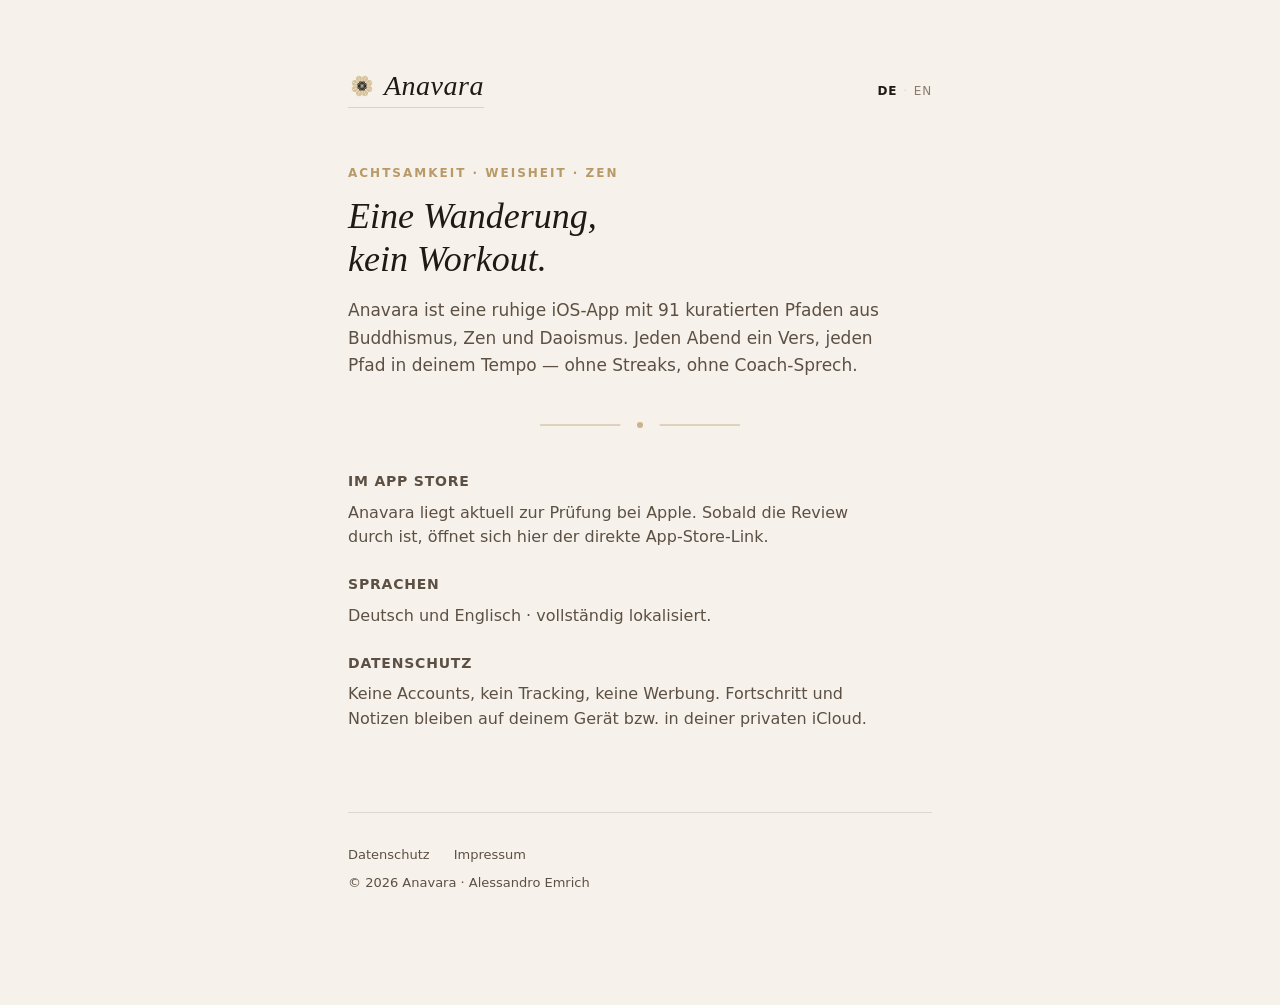
<file: index.html>
<!DOCTYPE html>
<html lang="de">
<head>
  <meta charset="UTF-8">
  <meta name="viewport" content="width=device-width, initial-scale=1, viewport-fit=cover">
  <meta name="robots" content="noindex,nofollow,noarchive">
  <title>Anavara</title>
  <meta name="theme-color" content="#F6F2EB">
  <link rel="stylesheet" href="style.css">
</head>
<body>
  <main class="page">

    <header>
      <a class="brand" href="/">
        <span class="brand-mark" aria-hidden="true"></span>
        <span class="brand-name">Anavara</span>
      </a>
      <nav class="lang-toggle" aria-label="Sprache wechseln">
        <span class="active">DE</span><span class="sep">·</span><a href="index-en.html">EN</a>
      </nav>
    </header>

    <section class="hero">
      <p class="eyebrow">Achtsamkeit · Weisheit · Zen</p>
      <h1>Eine Wanderung,<br>kein Workout.</h1>
      <p class="lede">
        Anavara ist eine ruhige iOS-App mit 91 kuratierten Pfaden aus
        Buddhismus, Zen und Daoismus. Jeden Abend ein Vers, jeden Pfad
        in deinem Tempo — ohne Streaks, ohne Coach-Sprech.
      </p>
    </section>

    <svg class="divider-knot" viewBox="0 0 200 20" aria-hidden="true">
      <line x1="0" y1="10" x2="80" y2="10"/>
      <circle cx="100" cy="10" r="3" fill="currentColor" stroke="none"/>
      <line x1="120" y1="10" x2="200" y2="10"/>
    </svg>

    <section class="meta-block">
      <h3>Im App Store</h3>
      <p>
        Anavara liegt aktuell zur Prüfung bei Apple. Sobald die Review
        durch ist, öffnet sich hier der direkte App-Store-Link.
      </p>

      <h3>Sprachen</h3>
      <p>Deutsch und Englisch · vollständig lokalisiert.</p>

      <h3>Datenschutz</h3>
      <p>
        Keine Accounts, kein Tracking, keine Werbung. Fortschritt und
        Notizen bleiben auf deinem Gerät bzw. in deiner privaten iCloud.
      </p>
    </section>

    <footer>
      <nav aria-label="Rechtliches">
        <a href="privacy.html">Datenschutz</a>
        <a href="impressum.html">Impressum</a>
      </nav>
      <p>© 2026 Anavara · Alessandro Emrich</p>
    </footer>

  </main>
</body>
</html>
</file>
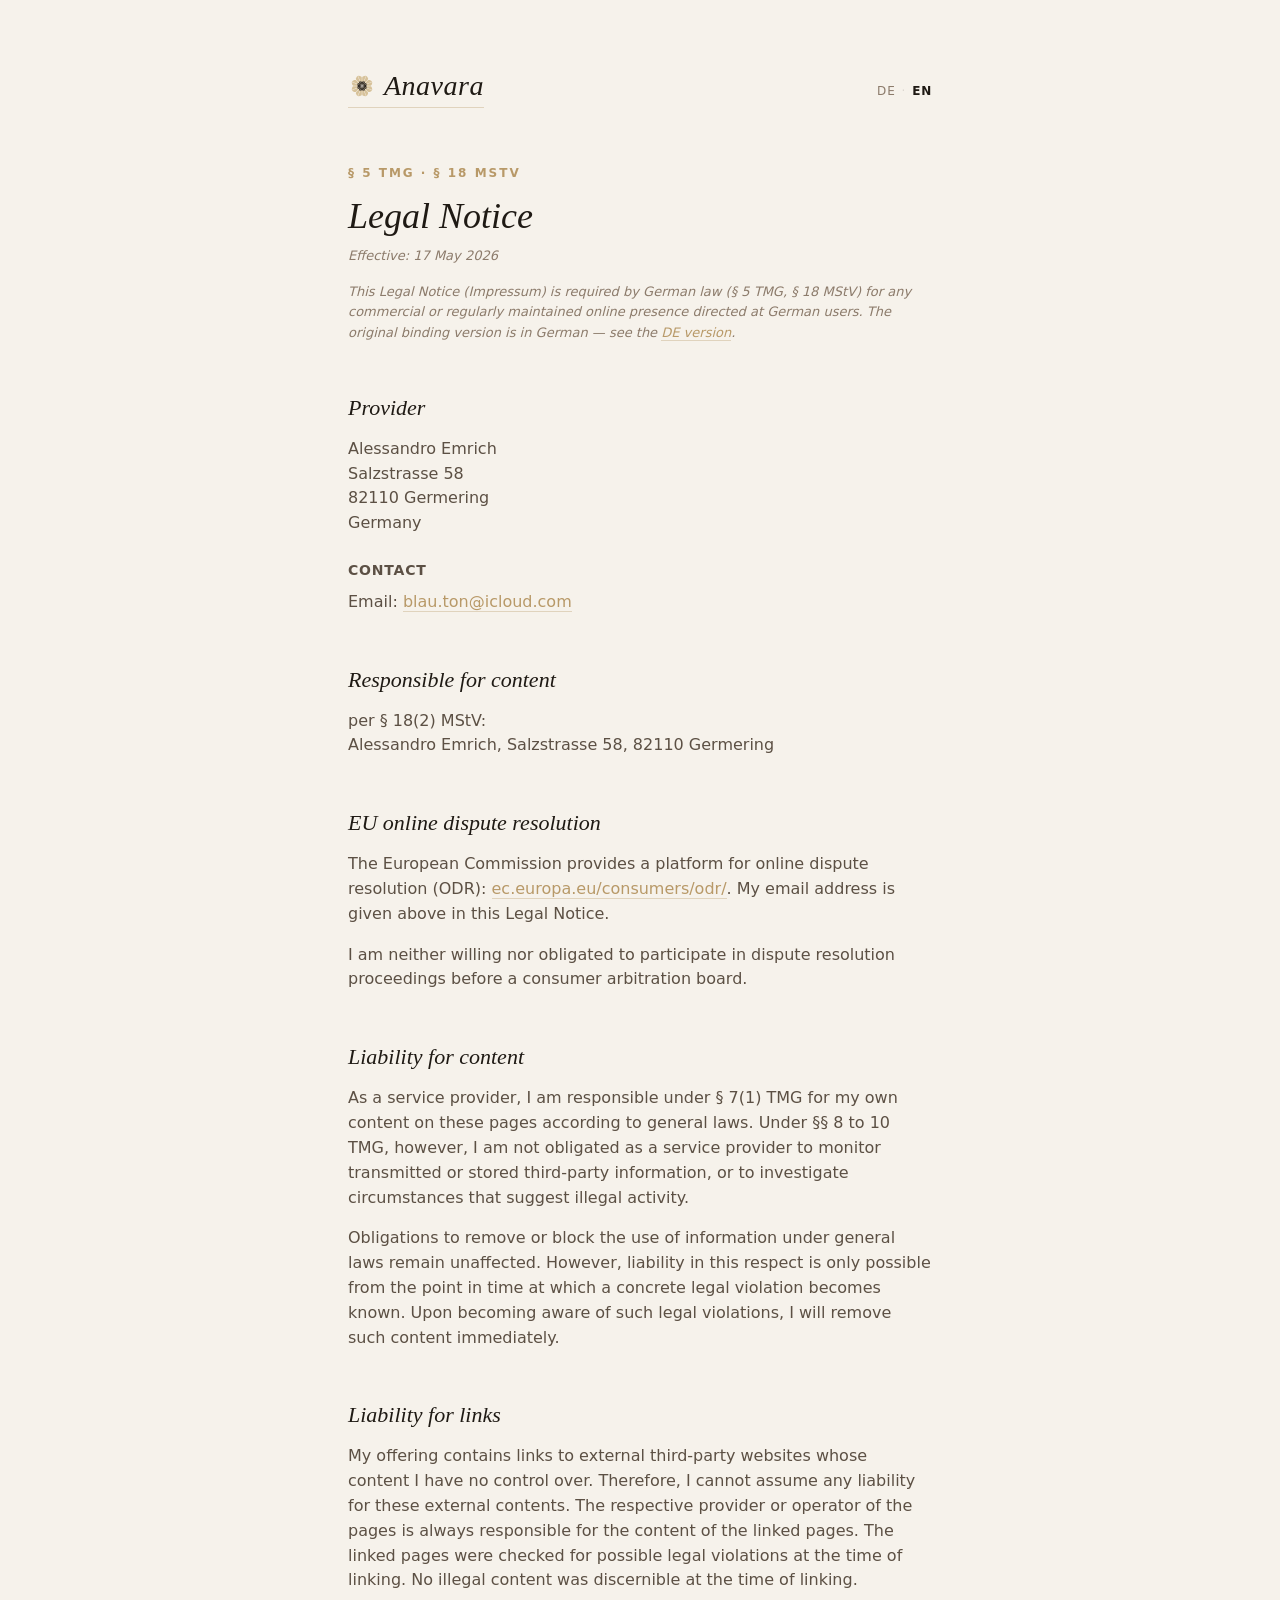
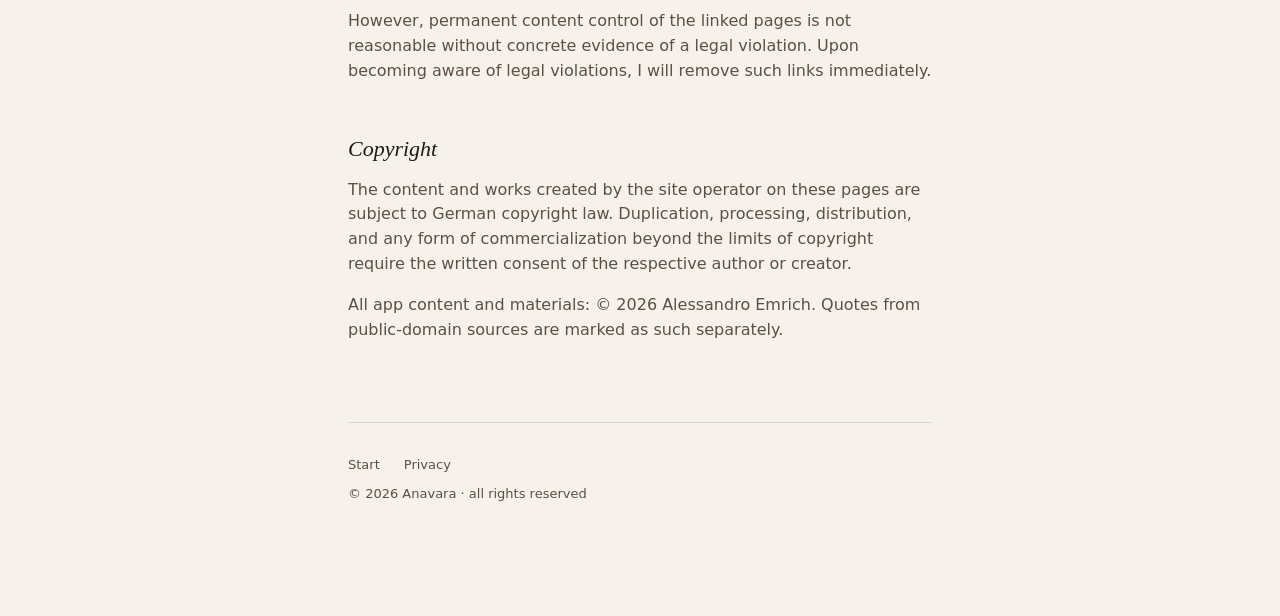
<file: impressum-en.html>
<!DOCTYPE html>
<html lang="en">
<head>
  <meta charset="UTF-8">
  <meta name="viewport" content="width=device-width, initial-scale=1, viewport-fit=cover">
  <meta name="robots" content="noindex,nofollow,noarchive">
  <title>Legal Notice · Anavara</title>
  <meta name="description" content="Legal Notice">
  <meta name="theme-color" content="#F6F2EB">
  <link rel="stylesheet" href="style.css">
</head>
<body>
  <main class="page">

    <header>
      <a class="brand" href="/">
        <span class="brand-mark" aria-hidden="true"></span>
        <span class="brand-name">Anavara</span>
      </a>
      <nav class="lang-toggle" aria-label="Switch language">
        <a href="impressum.html">DE</a><span class="sep">·</span><span class="active">EN</span>
      </nav>
    </header>

    <p class="eyebrow">§ 5 TMG · § 18 MStV</p>
    <h1>Legal Notice</h1>
    <p class="meta">Effective: 17 May 2026</p>

    <p class="meta">This Legal Notice (Impressum) is required by
    German law (§ 5 TMG, § 18 MStV) for any commercial or regularly
    maintained online presence directed at German users. The original
    binding version is in German — see the <a href="impressum.html">DE
    version</a>.</p>

    <h2>Provider</h2>
    <p>
      Alessandro Emrich<br>
      Salzstrasse 58<br>
      82110 Germering<br>
      Germany
    </p>

    <h3>Contact</h3>
    <p>
      Email: <a href="mailto:blau.ton@icloud.com">blau.ton@icloud.com</a>
    </p>

    <h2>Responsible for content</h2>
    <p>
      per § 18(2) MStV:<br>
      Alessandro Emrich, Salzstrasse 58, 82110 Germering
    </p>

    <h2>EU online dispute resolution</h2>
    <p>The European Commission provides a platform for online dispute
    resolution (ODR):
    <a href="https://ec.europa.eu/consumers/odr/" target="_blank" rel="noopener">ec.europa.eu/consumers/odr/</a>.
    My email address is given above in this Legal Notice.</p>

    <p>I am neither willing nor obligated to participate in dispute
    resolution proceedings before a consumer arbitration board.</p>

    <h2>Liability for content</h2>
    <p>As a service provider, I am responsible under § 7(1) TMG for
    my own content on these pages according to general laws. Under
    §§ 8 to 10 TMG, however, I am not obligated as a service provider
    to monitor transmitted or stored third-party information, or to
    investigate circumstances that suggest illegal activity.</p>

    <p>Obligations to remove or block the use of information under
    general laws remain unaffected. However, liability in this
    respect is only possible from the point in time at which a
    concrete legal violation becomes known. Upon becoming aware of
    such legal violations, I will remove such content immediately.</p>

    <h2>Liability for links</h2>
    <p>My offering contains links to external third-party websites
    whose content I have no control over. Therefore, I cannot assume
    any liability for these external contents. The respective provider
    or operator of the pages is always responsible for the content of
    the linked pages. The linked pages were checked for possible legal
    violations at the time of linking. No illegal content was
    discernible at the time of linking.</p>

    <p>However, permanent content control of the linked pages is not
    reasonable without concrete evidence of a legal violation. Upon
    becoming aware of legal violations, I will remove such links
    immediately.</p>

    <h2>Copyright</h2>
    <p>The content and works created by the site operator on these
    pages are subject to German copyright law. Duplication,
    processing, distribution, and any form of commercialization
    beyond the limits of copyright require the written consent of the
    respective author or creator.</p>

    <p>All app content and materials: © 2026 Alessandro Emrich. Quotes from public-domain sources are marked as such separately.</p>

    <footer>
      <nav>
        <a href="index-en.html">Start</a>
        <a href="privacy-en.html">Privacy</a>
      </nav>
      <p>© 2026 Anavara · all rights reserved</p>
    </footer>

  </main>
</body>
</html>
</file>
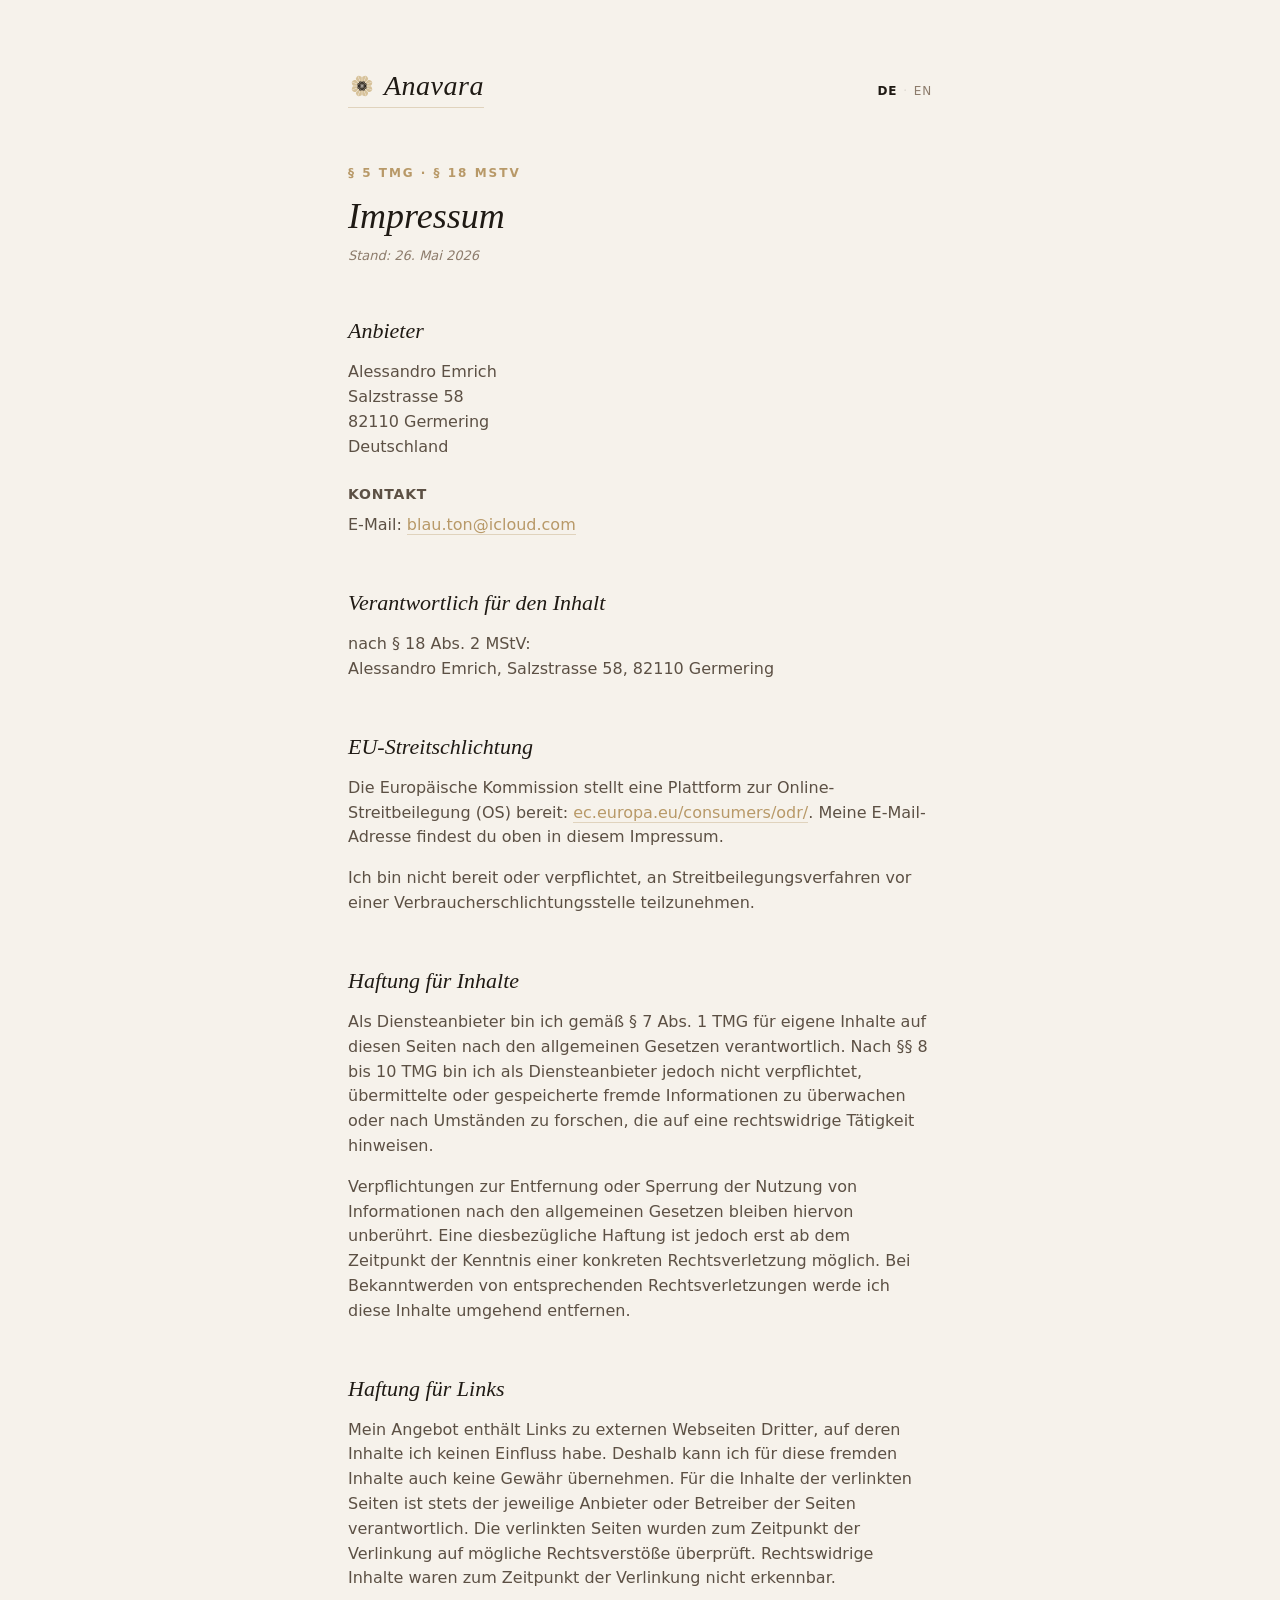
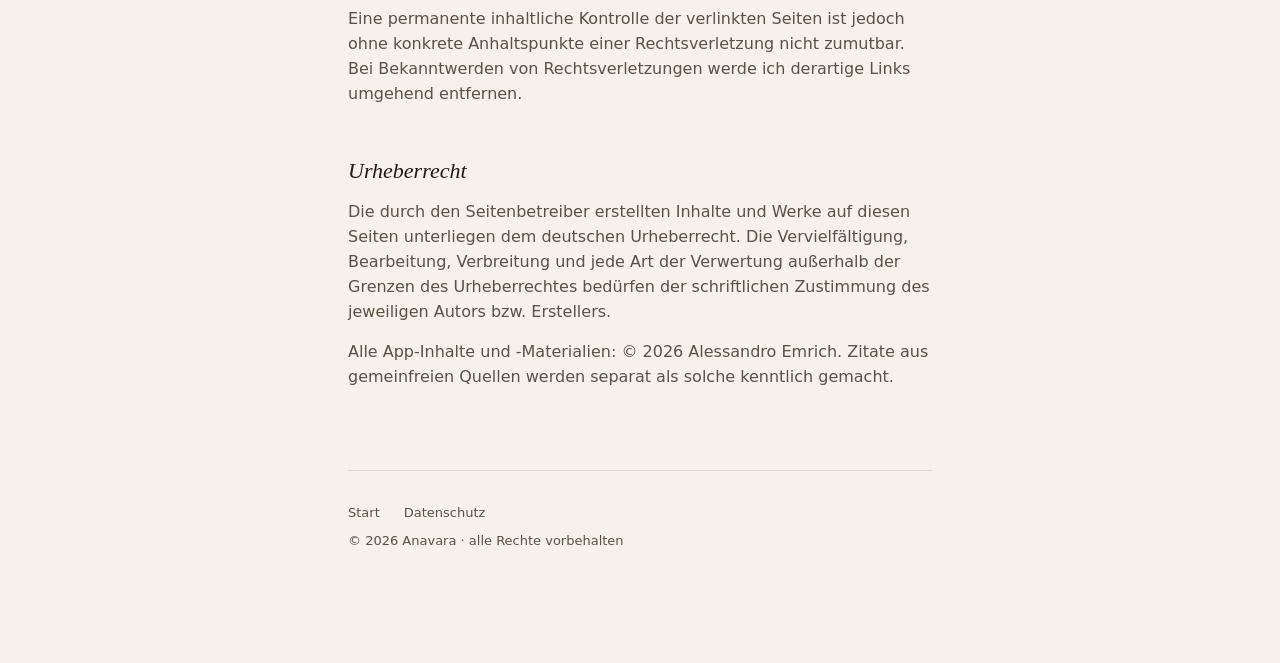
<file: impressum.html>
<!DOCTYPE html>
<html lang="de">
<head>
  <meta charset="UTF-8">
  <meta name="viewport" content="width=device-width, initial-scale=1, viewport-fit=cover">
  <meta name="robots" content="noindex,nofollow,noarchive">
  <title>Impressum · Anavara</title>
  <meta name="description" content="Impressum">
  <meta name="theme-color" content="#F6F2EB">
  <link rel="stylesheet" href="style.css">
</head>
<body>
  <main class="page">

    <header>
      <a class="brand" href="/">
        <span class="brand-mark" aria-hidden="true"></span>
        <span class="brand-name">Anavara</span>
      </a>
      <nav class="lang-toggle" aria-label="Sprache wechseln">
        <span class="active">DE</span><span class="sep">·</span><a href="impressum-en.html">EN</a>
      </nav>
    </header>

    <p class="eyebrow">§ 5 TMG · § 18 MStV</p>
    <h1>Impressum</h1>
    <p class="meta">Stand: 26. Mai 2026</p>

    <h2>Anbieter</h2>
    <p>
      Alessandro Emrich<br>
      Salzstrasse 58<br>
      82110 Germering<br>
      Deutschland
    </p>

    <h3>Kontakt</h3>
    <p>
      E-Mail: <a href="mailto:blau.ton@icloud.com">blau.ton@icloud.com</a><br>
      <!-- Telefon ist bei Privatpersonen nicht zwingend; wenn doch
           gewünscht, einfach Zeile drunter eintragen. -->
    </p>

    <h2>Verantwortlich für den Inhalt</h2>
    <p>
      nach § 18 Abs. 2 MStV:<br>
      Alessandro Emrich, Salzstrasse 58, 82110 Germering
    </p>

    <h2>EU-Streitschlichtung</h2>
    <p>Die Europäische Kommission stellt eine Plattform zur
    Online-Streitbeilegung (OS) bereit:
    <a href="https://ec.europa.eu/consumers/odr/" target="_blank" rel="noopener">ec.europa.eu/consumers/odr/</a>.
    Meine E-Mail-Adresse findest du oben in diesem Impressum.</p>

    <p>Ich bin nicht bereit oder verpflichtet, an Streitbeilegungs­verfahren
    vor einer Verbraucher­schlichtungsstelle teilzunehmen.</p>

    <h2>Haftung für Inhalte</h2>
    <p>Als Diensteanbieter bin ich gemäß § 7 Abs. 1 TMG für eigene Inhalte
    auf diesen Seiten nach den allgemeinen Gesetzen verantwortlich.
    Nach §§ 8 bis 10 TMG bin ich als Diensteanbieter jedoch nicht
    verpflichtet, übermittelte oder gespeicherte fremde Informationen zu
    überwachen oder nach Umständen zu forschen, die auf eine rechts­widrige
    Tätigkeit hinweisen.</p>

    <p>Verpflichtungen zur Entfernung oder Sperrung der Nutzung von
    Informationen nach den allgemeinen Gesetzen bleiben hiervon
    unberührt. Eine diesbezügliche Haftung ist jedoch erst ab dem Zeitpunkt
    der Kenntnis einer konkreten Rechts­verletzung möglich. Bei
    Bekanntwerden von entsprechenden Rechts­verletzungen werde ich diese
    Inhalte umgehend entfernen.</p>

    <h2>Haftung für Links</h2>
    <p>Mein Angebot enthält Links zu externen Webseiten Dritter, auf
    deren Inhalte ich keinen Einfluss habe. Deshalb kann ich für diese
    fremden Inhalte auch keine Gewähr übernehmen. Für die Inhalte der
    verlinkten Seiten ist stets der jeweilige Anbieter oder Betreiber
    der Seiten verantwortlich. Die verlinkten Seiten wurden zum
    Zeitpunkt der Verlinkung auf mögliche Rechts­verstöße überprüft.
    Rechtswidrige Inhalte waren zum Zeitpunkt der Verlinkung nicht
    erkennbar.</p>

    <p>Eine permanente inhaltliche Kontrolle der verlinkten Seiten ist
    jedoch ohne konkrete Anhaltspunkte einer Rechts­verletzung nicht
    zumutbar. Bei Bekanntwerden von Rechts­verletzungen werde ich
    derartige Links umgehend entfernen.</p>

    <h2>Urheberrecht</h2>
    <p>Die durch den Seiten­betreiber erstellten Inhalte und Werke auf
    diesen Seiten unterliegen dem deutschen Urheberrecht. Die
    Vervielfältigung, Bearbeitung, Verbreitung und jede Art der
    Verwertung außerhalb der Grenzen des Urheberrechtes bedürfen der
    schriftlichen Zustimmung des jeweiligen Autors bzw. Erstellers.</p>

    <p>Alle App-Inhalte und -Materialien: © 2026 Alessandro Emrich. Zitate aus gemeinfreien Quellen werden separat als solche kenntlich gemacht.</p>

    <footer>
      <nav>
        <a href="/">Start</a>
        <a href="privacy.html">Datenschutz</a>
      </nav>
      <p>© 2026 Anavara · alle Rechte vorbehalten</p>
    </footer>

  </main>
</body>
</html>
</file>
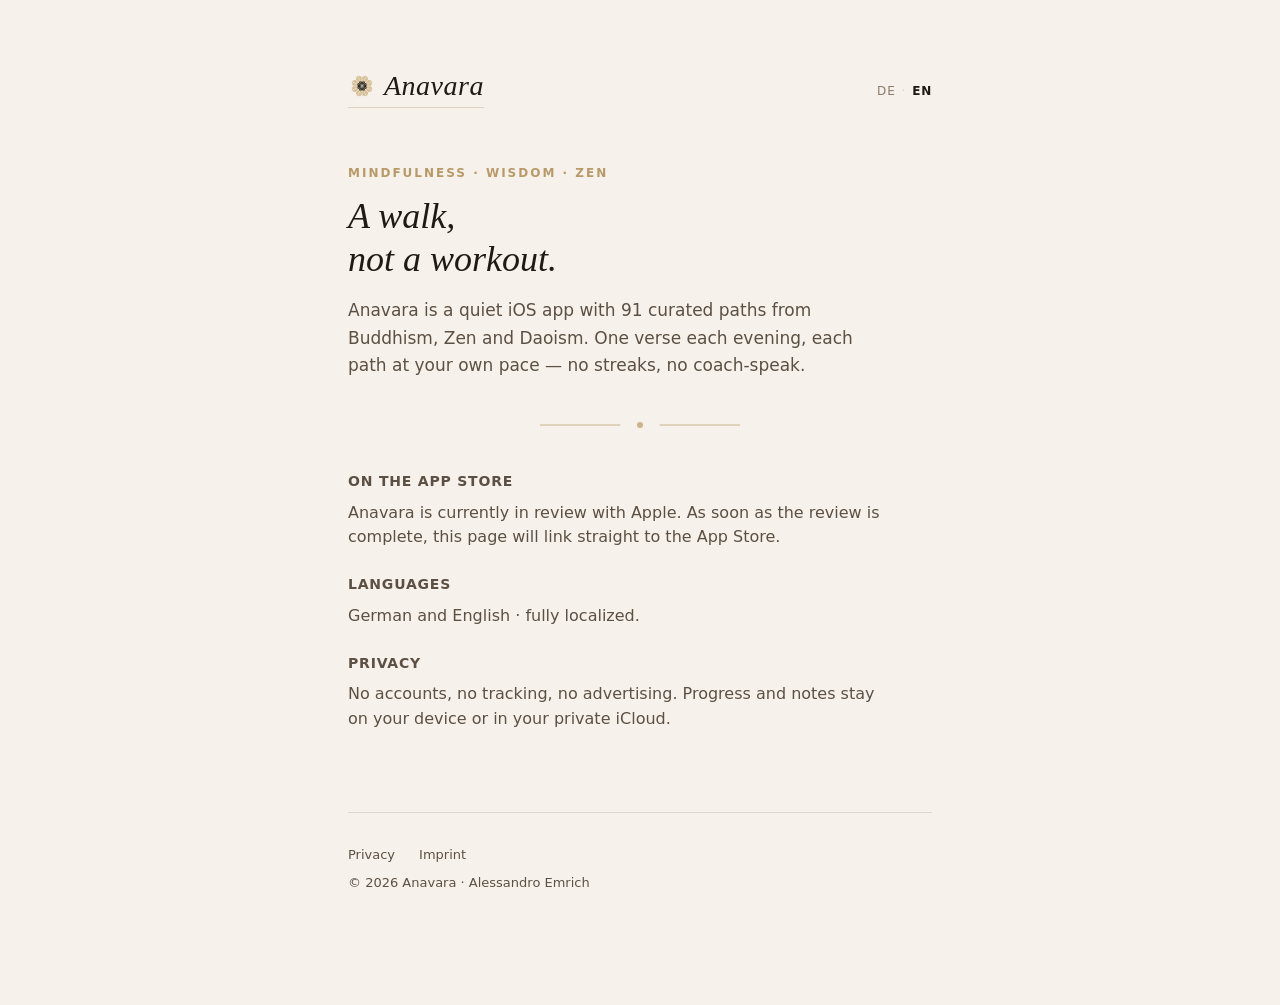
<file: index-en.html>
<!DOCTYPE html>
<html lang="en">
<head>
  <meta charset="UTF-8">
  <meta name="viewport" content="width=device-width, initial-scale=1, viewport-fit=cover">
  <meta name="robots" content="noindex,nofollow,noarchive">
  <title>Anavara</title>
  <meta name="theme-color" content="#F6F2EB">
  <link rel="stylesheet" href="style.css">
</head>
<body>
  <main class="page">

    <header>
      <a class="brand" href="/">
        <span class="brand-mark" aria-hidden="true"></span>
        <span class="brand-name">Anavara</span>
      </a>
      <nav class="lang-toggle" aria-label="Switch language">
        <a href="index.html">DE</a><span class="sep">·</span><span class="active">EN</span>
      </nav>
    </header>

    <section class="hero">
      <p class="eyebrow">Mindfulness · Wisdom · Zen</p>
      <h1>A walk,<br>not a workout.</h1>
      <p class="lede">
        Anavara is a quiet iOS app with 91 curated paths from Buddhism,
        Zen and Daoism. One verse each evening, each path at your own
        pace — no streaks, no coach-speak.
      </p>
    </section>

    <svg class="divider-knot" viewBox="0 0 200 20" aria-hidden="true">
      <line x1="0" y1="10" x2="80" y2="10"/>
      <circle cx="100" cy="10" r="3" fill="currentColor" stroke="none"/>
      <line x1="120" y1="10" x2="200" y2="10"/>
    </svg>

    <section class="meta-block">
      <h3>On the App Store</h3>
      <p>
        Anavara is currently in review with Apple. As soon as the
        review is complete, this page will link straight to the
        App Store.
      </p>

      <h3>Languages</h3>
      <p>German and English · fully localized.</p>

      <h3>Privacy</h3>
      <p>
        No accounts, no tracking, no advertising. Progress and notes
        stay on your device or in your private iCloud.
      </p>
    </section>

    <footer>
      <nav aria-label="Legal">
        <a href="privacy-en.html">Privacy</a>
        <a href="impressum-en.html">Imprint</a>
      </nav>
      <p>© 2026 Anavara · Alessandro Emrich</p>
    </footer>

  </main>
</body>
</html>
</file>
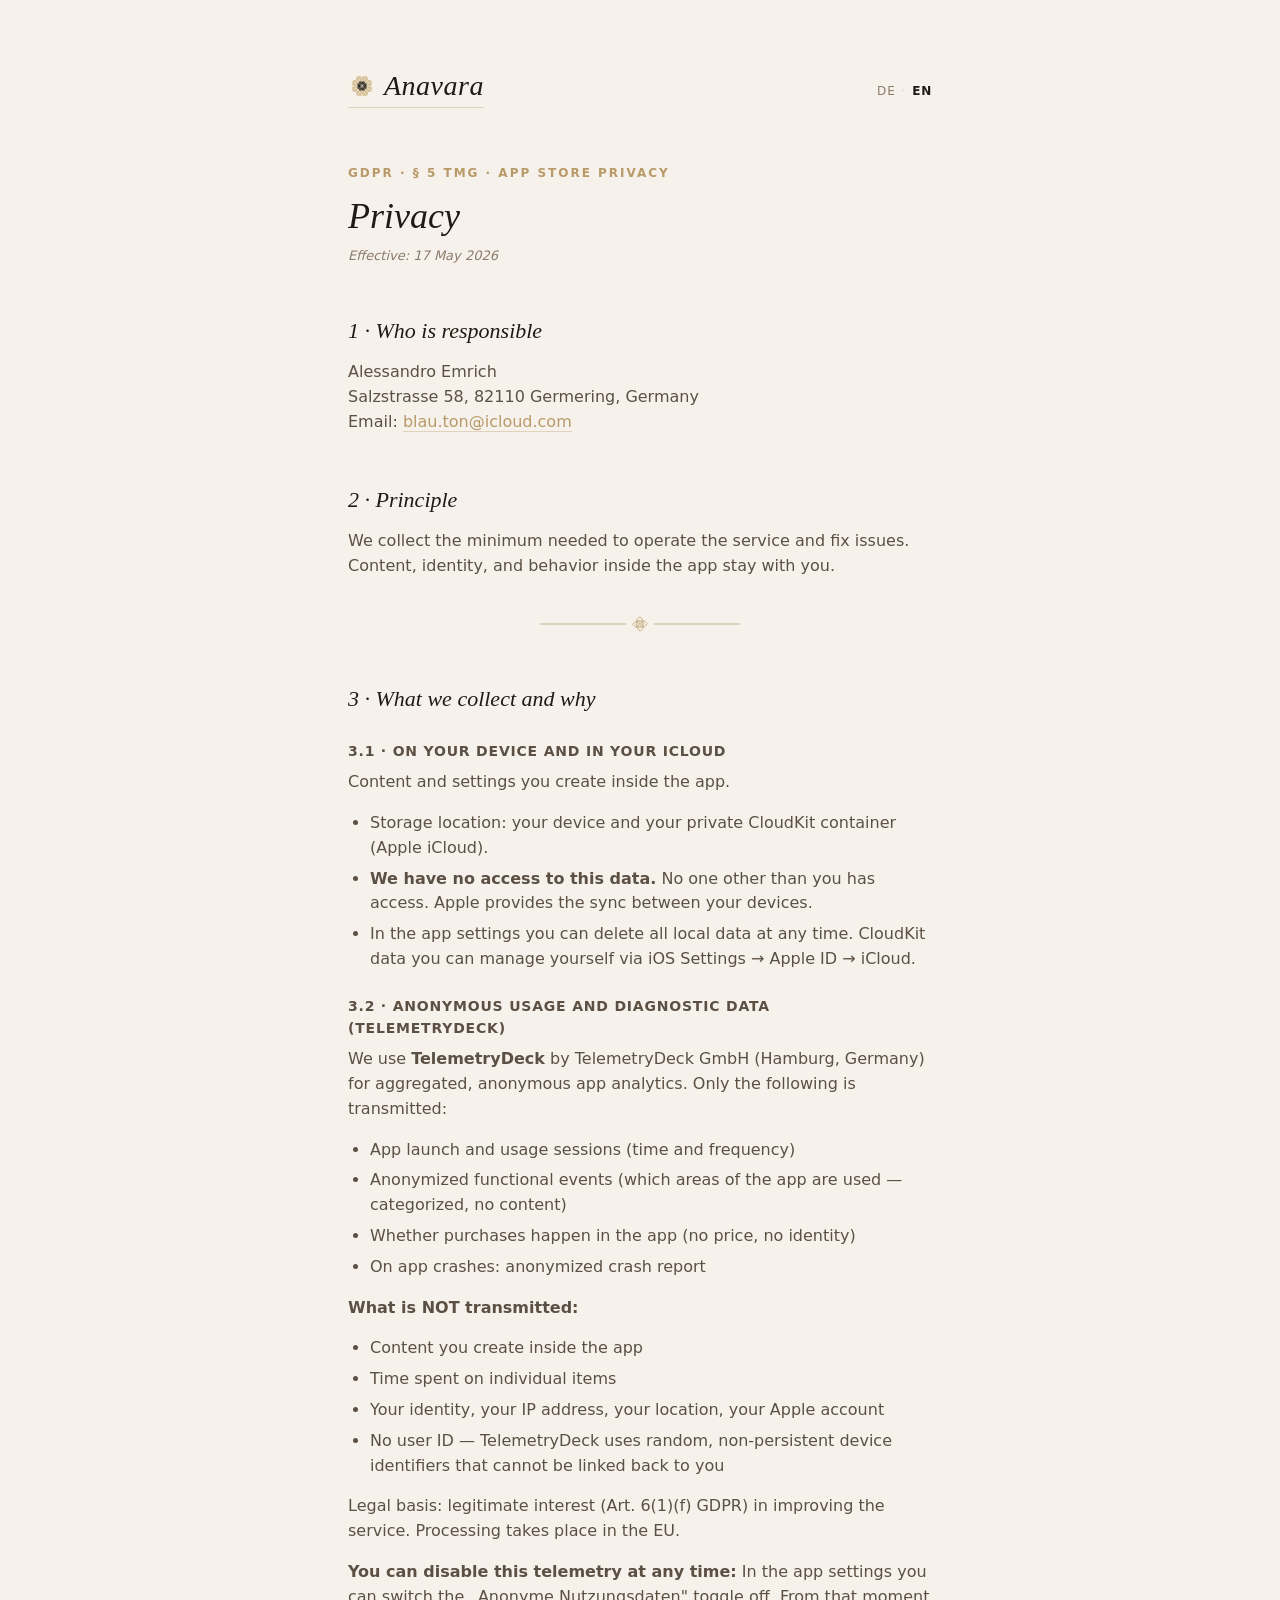
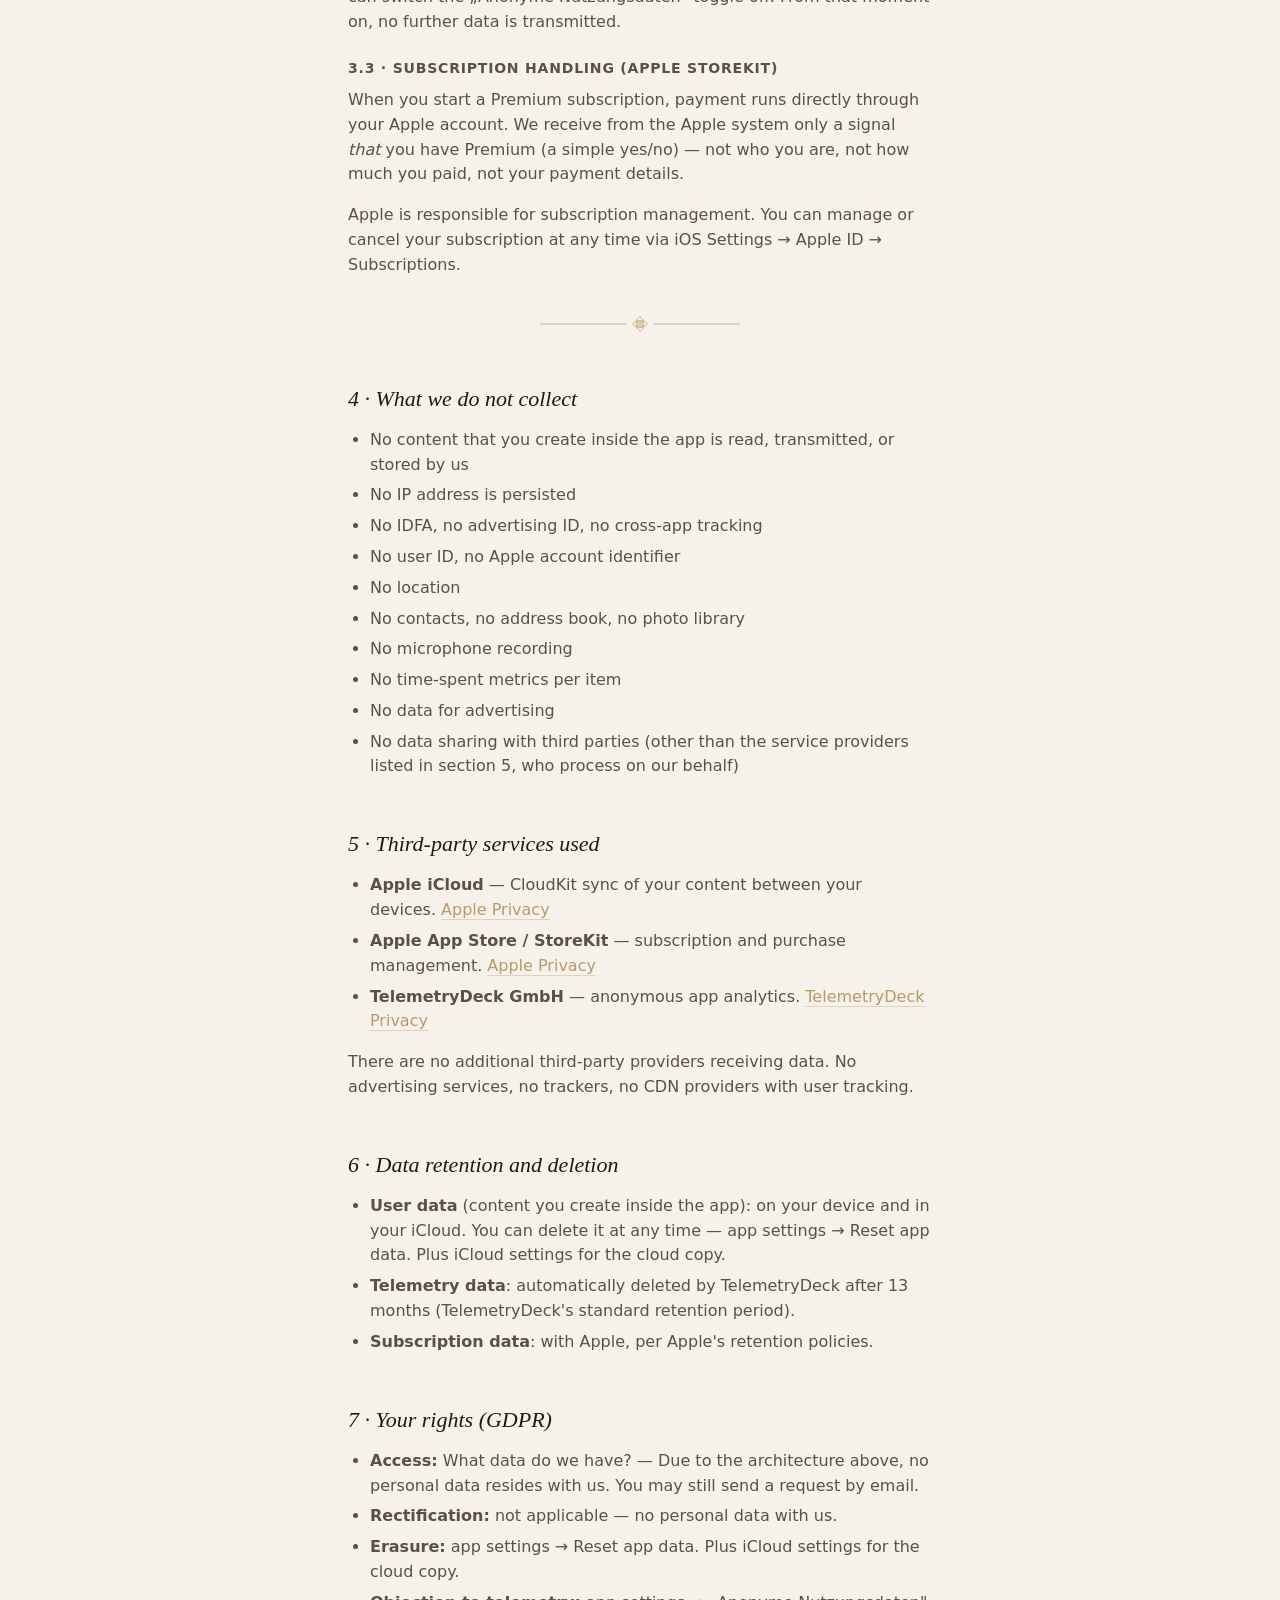
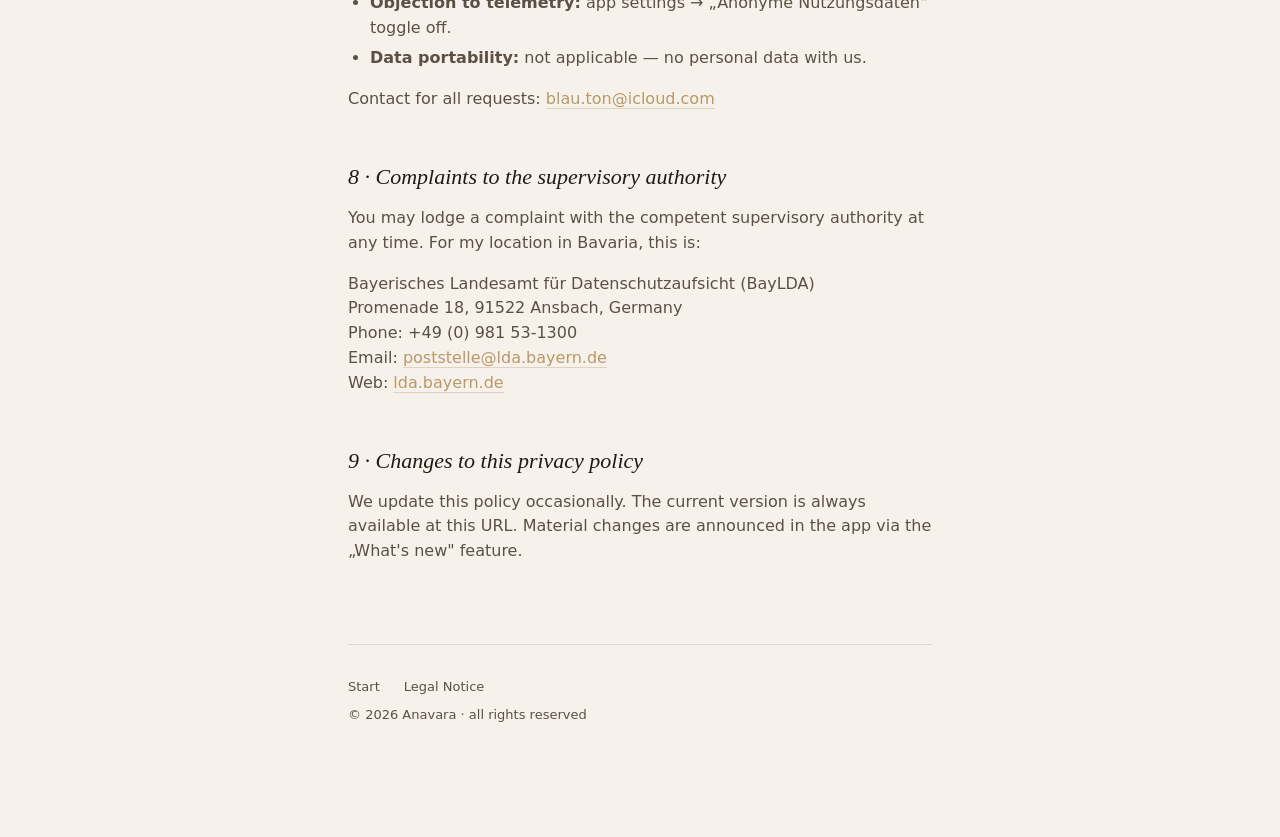
<file: privacy-en.html>
<!DOCTYPE html>
<html lang="en">
<head>
  <meta charset="UTF-8">
  <meta name="viewport" content="width=device-width, initial-scale=1, viewport-fit=cover">
  <meta name="robots" content="noindex,nofollow,noarchive">
  <title>Privacy · Anavara</title>
  <meta name="description" content="Privacy">
  <meta name="theme-color" content="#F6F2EB">
  <link rel="stylesheet" href="style.css">
</head>
<body>
  <main class="page">

    <header>
      <a class="brand" href="/">
        <span class="brand-mark" aria-hidden="true"></span>
        <span class="brand-name">Anavara</span>
      </a>
      <nav class="lang-toggle" aria-label="Switch language">
        <a href="privacy.html">DE</a><span class="sep">·</span><span class="active">EN</span>
      </nav>
    </header>

    <p class="eyebrow">GDPR · § 5 TMG · App Store Privacy</p>
    <h1>Privacy</h1>
    <p class="meta">Effective: 17 May 2026</p>
    <h2>1 · Who is responsible</h2>
    <p>
      Alessandro Emrich<br>
      Salzstrasse 58, 82110 Germering, Germany<br>
      Email: <a href="mailto:blau.ton@icloud.com">blau.ton@icloud.com</a>
    </p>

    <h2>2 · Principle</h2>
    <p>We collect the minimum needed to operate the service and fix
    issues. Content, identity, and behavior inside the app stay with you.</p>

    <svg class="divider-knot" viewBox="0 0 200 20" xmlns="http://www.w3.org/2000/svg" aria-hidden="true"><line x1="0" y1="10" x2="86" y2="10"/><g class="knot" transform="translate(100,10) scale(0.32)"><path d="M0 -22 L10 -12 L0 -2 L-10 -12 Z"/><path d="M22 0 L12 10 L2 0 L12 -10 Z"/><path d="M0 22 L-10 12 L0 2 L10 12 Z"/><path d="M-22 0 L-12 -10 L-2 0 L-12 10 Z"/><path d="M-10 -10 L10 -10 L10 10 L-10 10 Z"/><path d="M-12 0 L0 -12 L12 0 L0 12 Z"/></g><line x1="114" y1="10" x2="200" y2="10"/></svg>

    <h2>3 · What we collect and why</h2>

    <h3>3.1 · On your device and in your iCloud</h3>
    <p>Content and settings you create inside the app.</p>
    <ul>
      <li>Storage location: your device and your private CloudKit
      container (Apple iCloud).</li>
      <li><strong>We have no access to this data.</strong> No one other
      than you has access. Apple provides the sync between your devices.</li>
      <li>In the app settings you can delete all local data at any
      time. CloudKit data you can manage yourself via iOS Settings →
      Apple ID → iCloud.</li>
    </ul>

    <h3>3.2 · Anonymous usage and diagnostic data (TelemetryDeck)</h3>
    <p>We use <strong>TelemetryDeck</strong> by TelemetryDeck GmbH
    (Hamburg, Germany) for aggregated, anonymous app analytics. Only
    the following is transmitted:</p>
    <ul>
      <li>App launch and usage sessions (time and frequency)</li>
      <li>Anonymized functional events (which areas of the app are
      used — categorized, no content)</li>
      <li>Whether purchases happen in the app (no price, no identity)</li>
      <li>On app crashes: anonymized crash report</li>
    </ul>

    <p><strong>What is NOT transmitted:</strong></p>
    <ul>
      <li>Content you create inside the app</li>
      <li>Time spent on individual items</li>
      <li>Your identity, your IP address, your location, your Apple
      account</li>
      <li>No user ID — TelemetryDeck uses random, non-persistent
      device identifiers that cannot be linked back to you</li>
    </ul>

    <p>Legal basis: legitimate interest (Art. 6(1)(f) GDPR) in
    improving the service. Processing takes place in the EU.</p>

    <p><strong>You can disable this telemetry at any time:</strong>
    In the app settings you can switch the „Anonyme Nutzungsdaten"
    toggle off. From that moment on, no further data is transmitted.</p>

    <h3>3.3 · Subscription handling (Apple StoreKit)</h3>
    <p>When you start a Premium subscription, payment runs directly
    through your Apple account. We receive from the Apple system only
    a signal <em>that</em> you have Premium (a simple yes/no) — not
    who you are, not how much you paid, not your payment details.</p>

    <p>Apple is responsible for subscription management. You can
    manage or cancel your subscription at any time via iOS Settings →
    Apple ID → Subscriptions.</p>

    <svg class="divider-knot" viewBox="0 0 200 20" xmlns="http://www.w3.org/2000/svg" aria-hidden="true"><line x1="0" y1="10" x2="86" y2="10"/><g class="knot" transform="translate(100,10) scale(0.32)"><path d="M0 -22 L10 -12 L0 -2 L-10 -12 Z"/><path d="M22 0 L12 10 L2 0 L12 -10 Z"/><path d="M0 22 L-10 12 L0 2 L10 12 Z"/><path d="M-22 0 L-12 -10 L-2 0 L-12 10 Z"/><path d="M-10 -10 L10 -10 L10 10 L-10 10 Z"/><path d="M-12 0 L0 -12 L12 0 L0 12 Z"/></g><line x1="114" y1="10" x2="200" y2="10"/></svg>

    <h2>4 · What we do not collect</h2>
    <ul>
      <li>No content that you create inside the app is read,
      transmitted, or stored by us</li>
      <li>No IP address is persisted</li>
      <li>No IDFA, no advertising ID, no cross-app tracking</li>
      <li>No user ID, no Apple account identifier</li>
      <li>No location</li>
      <li>No contacts, no address book, no photo library</li>
      <li>No microphone recording</li>
      <li>No time-spent metrics per item</li>
      <li>No data for advertising</li>
      <li>No data sharing with third parties (other than the service
      providers listed in section 5, who process on our behalf)</li>
    </ul>

    <h2>5 · Third-party services used</h2>
    <ul>
      <li><strong>Apple iCloud</strong> — CloudKit sync of your content
      between your devices.
      <a href="https://www.apple.com/legal/privacy/en-ww/" target="_blank" rel="noopener">Apple Privacy</a></li>
      <li><strong>Apple App Store / StoreKit</strong> — subscription
      and purchase management.
      <a href="https://www.apple.com/legal/privacy/en-ww/" target="_blank" rel="noopener">Apple Privacy</a></li>
      <li><strong>TelemetryDeck GmbH</strong> — anonymous app analytics.
      <a href="https://telemetrydeck.com/privacy/" target="_blank" rel="noopener">TelemetryDeck Privacy</a></li>
    </ul>
    <p>There are no additional third-party providers receiving data.
    No advertising services, no trackers, no CDN providers with user
    tracking.</p>

    <h2>6 · Data retention and deletion</h2>
    <ul>
      <li><strong>User data</strong> (content you create inside the
      app): on your device and in your iCloud. You can delete it at
      any time — app settings → Reset app data. Plus iCloud settings
      for the cloud copy.</li>
      <li><strong>Telemetry data</strong>: automatically deleted by
      TelemetryDeck after 13 months (TelemetryDeck's standard
      retention period).</li>
      <li><strong>Subscription data</strong>: with Apple, per Apple's
      retention policies.</li>
    </ul>

    <h2>7 · Your rights (GDPR)</h2>
    <ul>
      <li><strong>Access:</strong> What data do we have? — Due to the
      architecture above, no personal data resides with us. You may
      still send a request by email.</li>
      <li><strong>Rectification:</strong> not applicable — no personal
      data with us.</li>
      <li><strong>Erasure:</strong> app settings → Reset app data.
      Plus iCloud settings for the cloud copy.</li>
      <li><strong>Objection to telemetry:</strong> app settings →
      „Anonyme Nutzungsdaten" toggle off.</li>
      <li><strong>Data portability:</strong> not applicable — no
      personal data with us.</li>
    </ul>

    <p>Contact for all requests:
    <a href="mailto:blau.ton@icloud.com">blau.ton@icloud.com</a></p>

    <h2>8 · Complaints to the supervisory authority</h2>
    <p>You may lodge a complaint with the competent supervisory
    authority at any time. For my location in Bavaria, this is:</p>
    <p>
      Bayerisches Landesamt für Datenschutzaufsicht (BayLDA)<br>
      Promenade 18, 91522 Ansbach, Germany<br>
      Phone: +49 (0) 981 53-1300<br>
      Email: <a href="mailto:poststelle@lda.bayern.de">poststelle@lda.bayern.de</a><br>
      Web: <a href="https://www.lda.bayern.de" target="_blank" rel="noopener">lda.bayern.de</a>
    </p>

    <h2>9 · Changes to this privacy policy</h2>
    <p>We update this policy occasionally. The current version is
    always available at this URL. Material changes are announced in
    the app via the „What's new" feature.</p>

    <footer>
      <nav>
        <a href="index-en.html">Start</a>
        <a href="impressum-en.html">Legal Notice</a>
      </nav>
      <p>© 2026 Anavara · all rights reserved</p>
    </footer>

  </main>
</body>
</html>
</file>
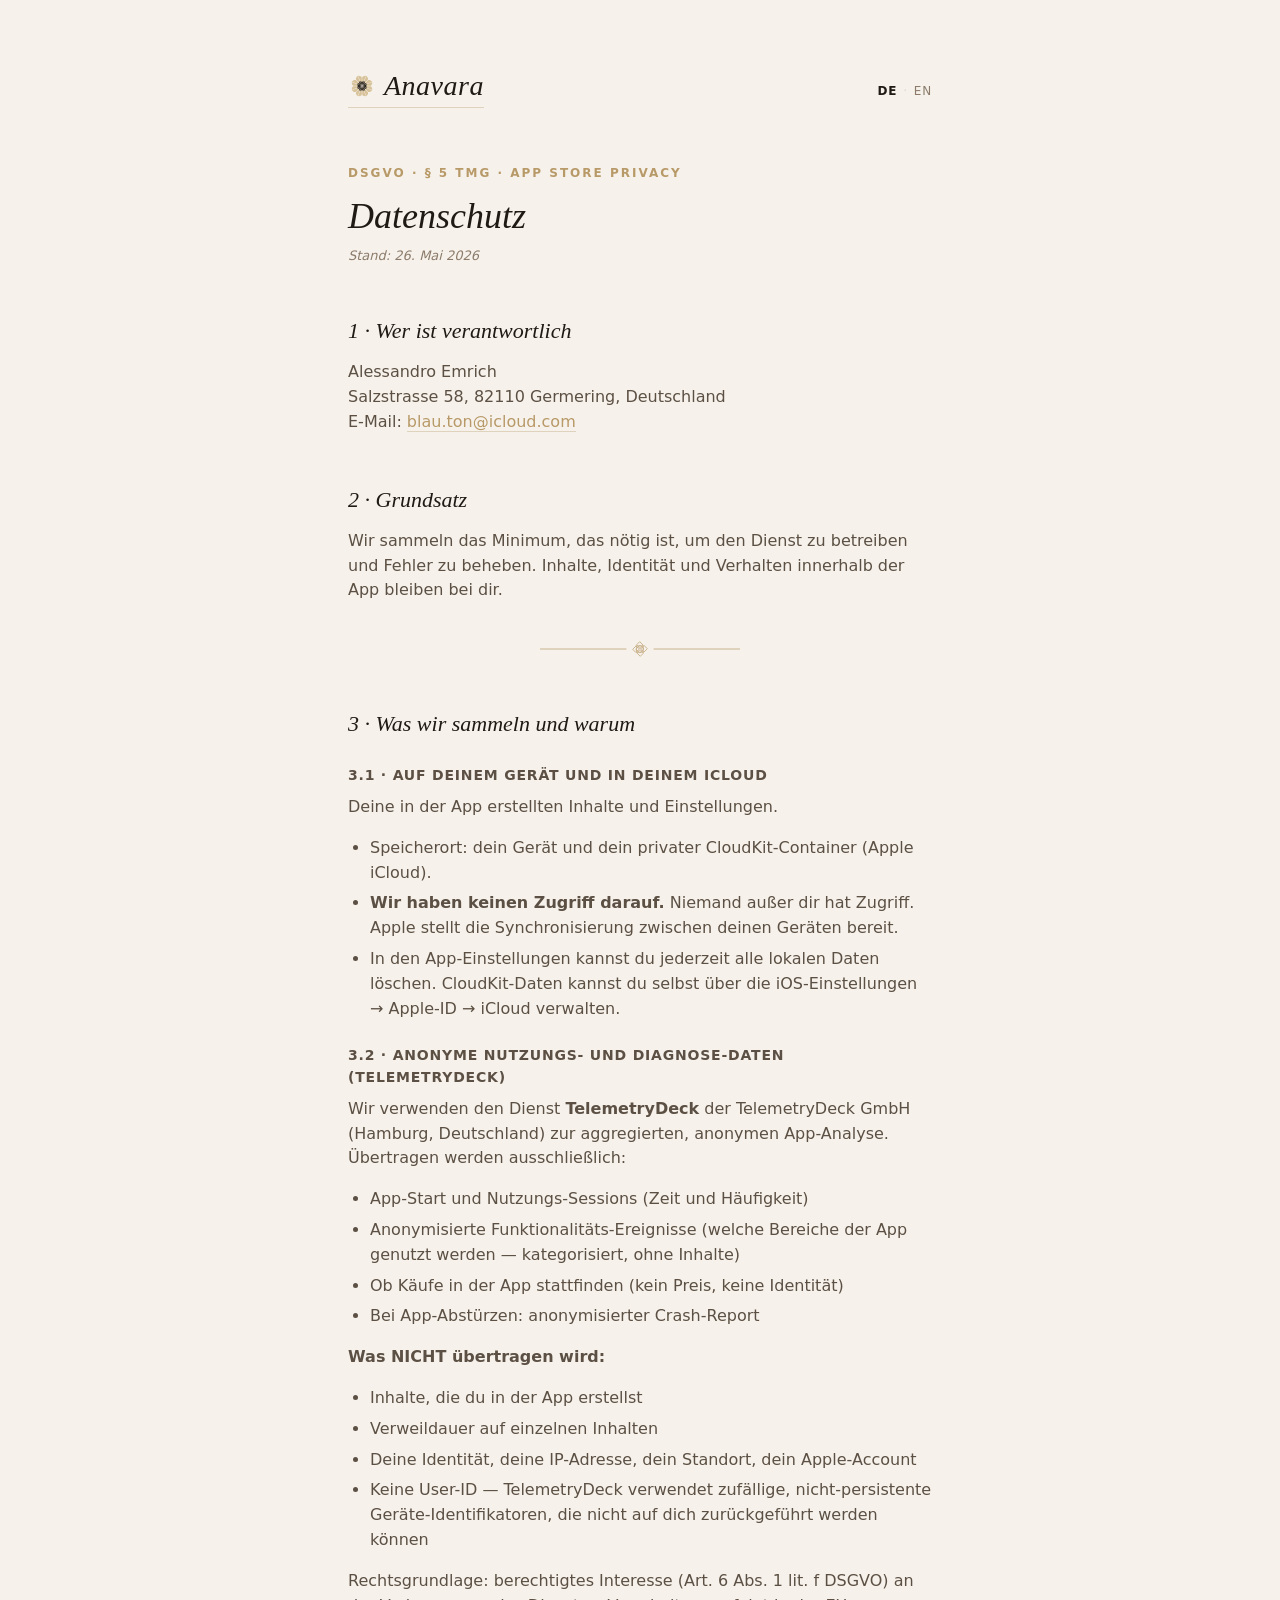
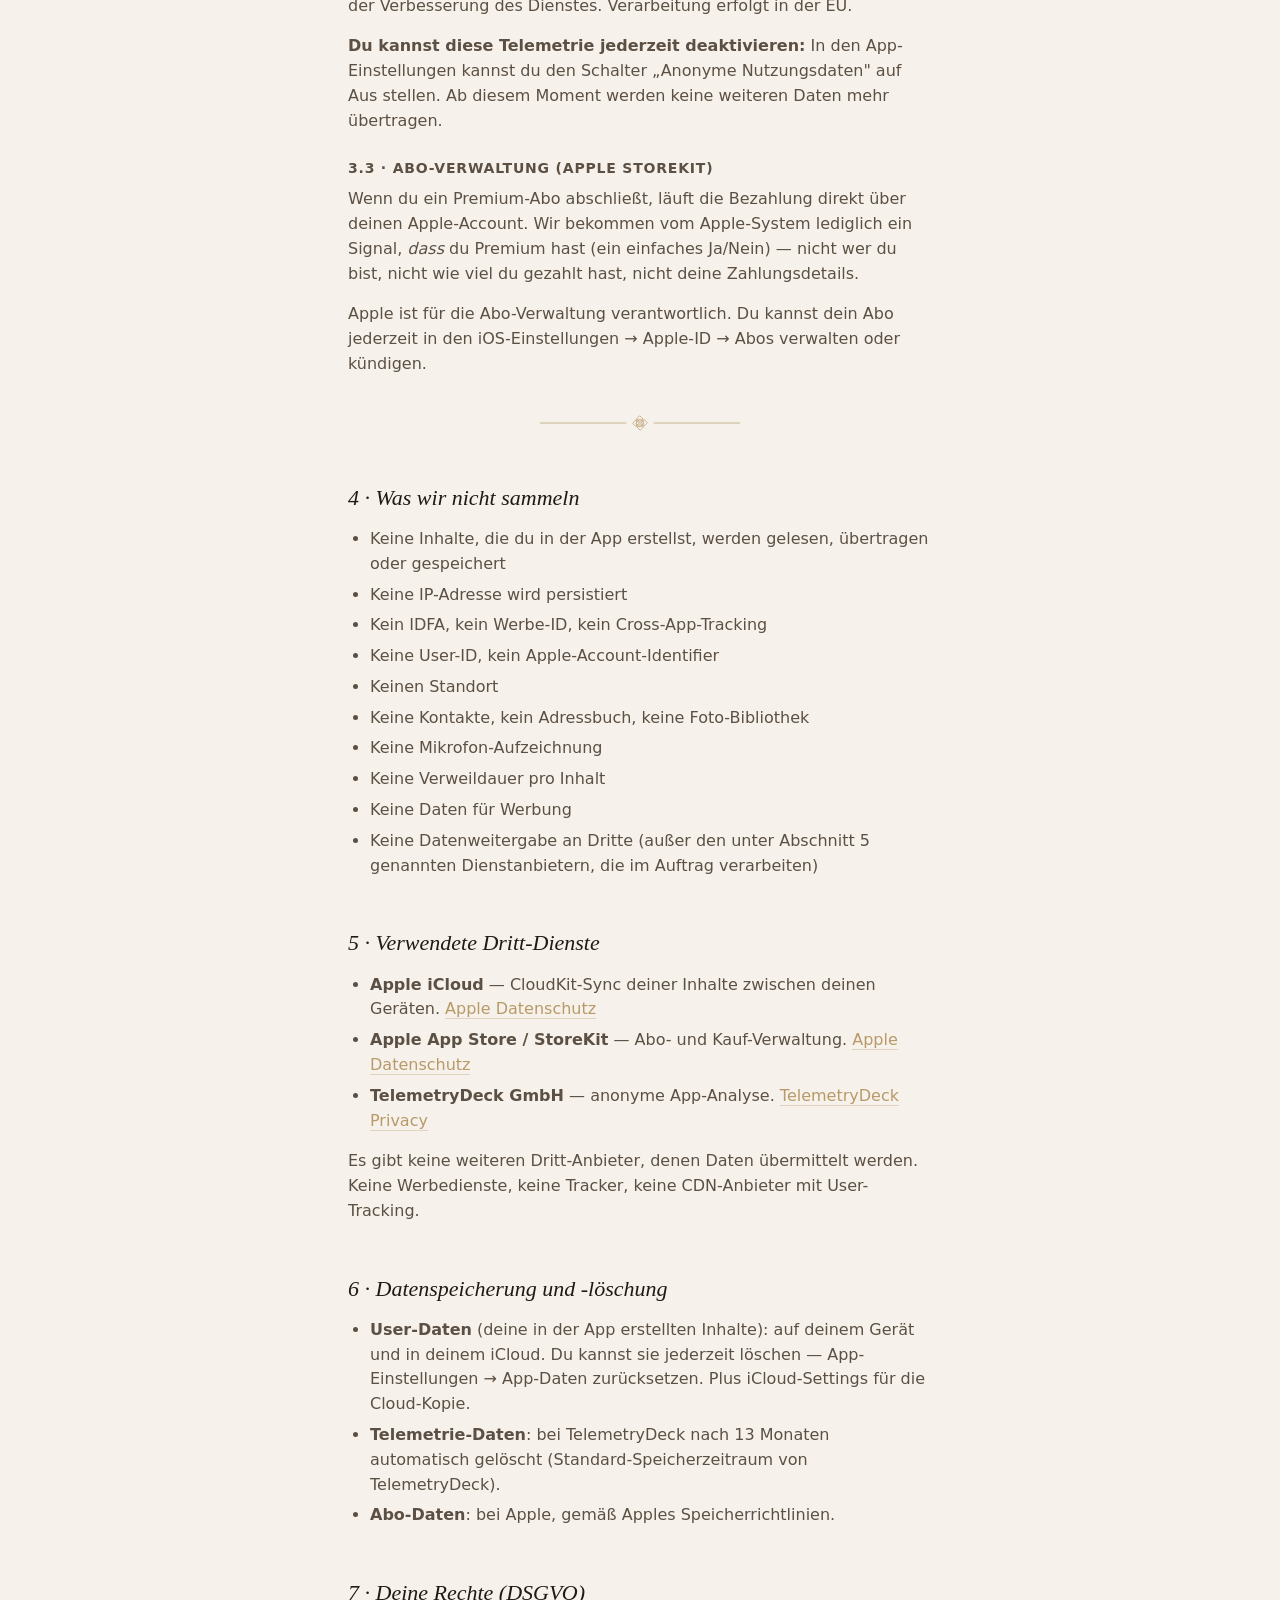
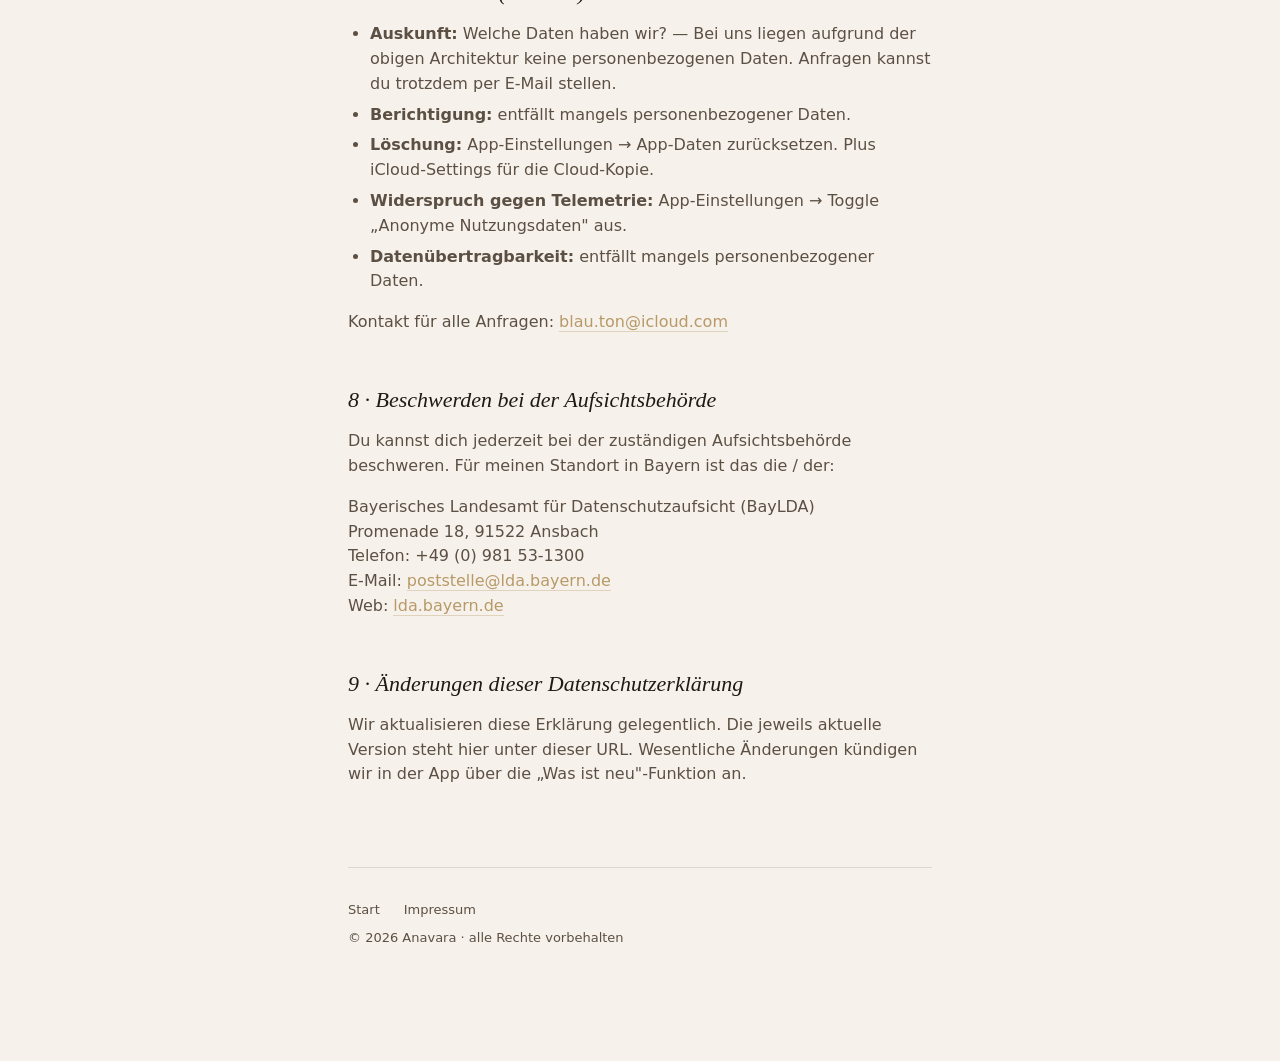
<file: privacy.html>
<!DOCTYPE html>
<html lang="de">
<head>
  <meta charset="UTF-8">
  <meta name="viewport" content="width=device-width, initial-scale=1, viewport-fit=cover">
  <meta name="robots" content="noindex,nofollow,noarchive">
  <title>Datenschutz · Anavara</title>
  <meta name="description" content="Datenschutz">
  <meta name="theme-color" content="#F6F2EB">
  <link rel="stylesheet" href="style.css">
</head>
<body>
  <main class="page">

    <header>
      <a class="brand" href="/">
        <span class="brand-mark" aria-hidden="true"></span>
        <span class="brand-name">Anavara</span>
      </a>
      <nav class="lang-toggle" aria-label="Sprache wechseln">
        <span class="active">DE</span><span class="sep">·</span><a href="privacy-en.html">EN</a>
      </nav>
    </header>

    <p class="eyebrow">DSGVO · § 5 TMG · App Store Privacy</p>
    <h1>Datenschutz</h1>
    <p class="meta">Stand: 26. Mai 2026</p>
    <h2>1 · Wer ist verantwortlich</h2>
    <p>
      Alessandro Emrich<br>
      Salzstrasse 58, 82110 Germering, Deutschland<br>
      E-Mail: <a href="mailto:blau.ton@icloud.com">blau.ton@icloud.com</a>
    </p>

    <h2>2 · Grundsatz</h2>
    <p>Wir sammeln das Minimum, das nötig ist, um den Dienst zu
    betreiben und Fehler zu beheben. Inhalte, Identität und Verhalten
    innerhalb der App bleiben bei dir.</p>

    <svg class="divider-knot" viewBox="0 0 200 20" xmlns="http://www.w3.org/2000/svg" aria-hidden="true"><line x1="0" y1="10" x2="86" y2="10"/><g class="knot" transform="translate(100,10) scale(0.32)"><path d="M0 -22 L10 -12 L0 -2 L-10 -12 Z"/><path d="M22 0 L12 10 L2 0 L12 -10 Z"/><path d="M0 22 L-10 12 L0 2 L10 12 Z"/><path d="M-22 0 L-12 -10 L-2 0 L-12 10 Z"/><path d="M-10 -10 L10 -10 L10 10 L-10 10 Z"/><path d="M-12 0 L0 -12 L12 0 L0 12 Z"/></g><line x1="114" y1="10" x2="200" y2="10"/></svg>

    <h2>3 · Was wir sammeln und warum</h2>

    <h3>3.1 · Auf deinem Gerät und in deinem iCloud</h3>
    <p>Deine in der App erstellten Inhalte und Einstellungen.</p>
    <ul>
      <li>Speicherort: dein Gerät und dein privater CloudKit-Container
      (Apple iCloud).</li>
      <li><strong>Wir haben keinen Zugriff darauf.</strong> Niemand außer
      dir hat Zugriff. Apple stellt die Synchronisierung zwischen deinen
      Geräten bereit.</li>
      <li>In den App-Einstellungen kannst du jederzeit alle lokalen Daten
      löschen. CloudKit-Daten kannst du selbst über die iOS-Einstellungen
      → Apple-ID → iCloud verwalten.</li>
    </ul>

    <h3>3.2 · Anonyme Nutzungs- und Diagnose-Daten (TelemetryDeck)</h3>
    <p>Wir verwenden den Dienst <strong>TelemetryDeck</strong> der
    TelemetryDeck GmbH (Hamburg, Deutschland) zur aggregierten, anonymen
    App-Analyse. Übertragen werden ausschließlich:</p>
    <ul>
      <li>App-Start und Nutzungs-Sessions (Zeit und Häufigkeit)</li>
      <li>Anonymisierte Funktionalitäts-Ereignisse (welche Bereiche der
      App genutzt werden — kategorisiert, ohne Inhalte)</li>
      <li>Ob Käufe in der App stattfinden (kein Preis, keine Identität)</li>
      <li>Bei App-Abstürzen: anonymisierter Crash-Report</li>
    </ul>

    <p><strong>Was NICHT übertragen wird:</strong></p>
    <ul>
      <li>Inhalte, die du in der App erstellst</li>
      <li>Verweildauer auf einzelnen Inhalten</li>
      <li>Deine Identität, deine IP-Adresse, dein Standort, dein
      Apple-Account</li>
      <li>Keine User-ID — TelemetryDeck verwendet zufällige,
      nicht-persistente Geräte-Identifikatoren, die nicht auf dich
      zurückgeführt werden können</li>
    </ul>

    <p>Rechtsgrundlage: berechtigtes Interesse (Art. 6 Abs. 1 lit. f DSGVO)
    an der Verbesserung des Dienstes. Verarbeitung erfolgt in der EU.</p>

    <p><strong>Du kannst diese Telemetrie jederzeit deaktivieren:</strong>
    In den App-Einstellungen kannst du den Schalter „Anonyme
    Nutzungsdaten" auf Aus stellen. Ab diesem Moment werden keine
    weiteren Daten mehr übertragen.</p>

    <h3>3.3 · Abo-Verwaltung (Apple StoreKit)</h3>
    <p>Wenn du ein Premium-Abo abschließt, läuft die Bezahlung direkt
    über deinen Apple-Account. Wir bekommen vom Apple-System lediglich
    ein Signal, <em>dass</em> du Premium hast (ein einfaches Ja/Nein) —
    nicht wer du bist, nicht wie viel du gezahlt hast, nicht deine
    Zahlungsdetails.</p>

    <p>Apple ist für die Abo-Verwaltung verantwortlich. Du kannst dein
    Abo jederzeit in den iOS-Einstellungen → Apple-ID → Abos
    verwalten oder kündigen.</p>

    <svg class="divider-knot" viewBox="0 0 200 20" xmlns="http://www.w3.org/2000/svg" aria-hidden="true"><line x1="0" y1="10" x2="86" y2="10"/><g class="knot" transform="translate(100,10) scale(0.32)"><path d="M0 -22 L10 -12 L0 -2 L-10 -12 Z"/><path d="M22 0 L12 10 L2 0 L12 -10 Z"/><path d="M0 22 L-10 12 L0 2 L10 12 Z"/><path d="M-22 0 L-12 -10 L-2 0 L-12 10 Z"/><path d="M-10 -10 L10 -10 L10 10 L-10 10 Z"/><path d="M-12 0 L0 -12 L12 0 L0 12 Z"/></g><line x1="114" y1="10" x2="200" y2="10"/></svg>

    <h2>4 · Was wir nicht sammeln</h2>
    <ul>
      <li>Keine Inhalte, die du in der App erstellst, werden gelesen,
      übertragen oder gespeichert</li>
      <li>Keine IP-Adresse wird persistiert</li>
      <li>Kein IDFA, kein Werbe-ID, kein Cross-App-Tracking</li>
      <li>Keine User-ID, kein Apple-Account-Identifier</li>
      <li>Keinen Standort</li>
      <li>Keine Kontakte, kein Adressbuch, keine Foto-Bibliothek</li>
      <li>Keine Mikrofon-Aufzeichnung</li>
      <li>Keine Verweildauer pro Inhalt</li>
      <li>Keine Daten für Werbung</li>
      <li>Keine Datenweitergabe an Dritte (außer den unter Abschnitt 5
      genannten Dienst­anbietern, die im Auftrag verarbeiten)</li>
    </ul>

    <h2>5 · Verwendete Dritt-Dienste</h2>
    <ul>
      <li><strong>Apple iCloud</strong> — CloudKit-Sync deiner Inhalte
      zwischen deinen Geräten.
      <a href="https://www.apple.com/legal/privacy/de-ww/" target="_blank" rel="noopener">Apple Datenschutz</a></li>
      <li><strong>Apple App Store / StoreKit</strong> — Abo- und
      Kauf-Verwaltung.
      <a href="https://www.apple.com/legal/privacy/de-ww/" target="_blank" rel="noopener">Apple Datenschutz</a></li>
      <li><strong>TelemetryDeck GmbH</strong> — anonyme App-Analyse.
      <a href="https://telemetrydeck.com/privacy/" target="_blank" rel="noopener">TelemetryDeck Privacy</a></li>
    </ul>
    <p>Es gibt keine weiteren Dritt-Anbieter, denen Daten übermittelt
    werden. Keine Werbe­dienste, keine Tracker, keine CDN-Anbieter
    mit User-Tracking.</p>

    <h2>6 · Datenspeicherung und -löschung</h2>
    <ul>
      <li><strong>User-Daten</strong> (deine in der App erstellten
      Inhalte): auf deinem Gerät und in deinem iCloud. Du kannst sie
      jederzeit löschen — App-Einstellungen → App-Daten zurücksetzen.
      Plus iCloud-Settings für die Cloud-Kopie.</li>
      <li><strong>Telemetrie-Daten</strong>: bei TelemetryDeck nach
      13 Monaten automatisch gelöscht (Standard-Speicherzeitraum von
      TelemetryDeck).</li>
      <li><strong>Abo-Daten</strong>: bei Apple, gemäß Apples
      Speicherrichtlinien.</li>
    </ul>

    <h2>7 · Deine Rechte (DSGVO)</h2>
    <ul>
      <li><strong>Auskunft:</strong> Welche Daten haben wir? — Bei uns
      liegen aufgrund der obigen Architektur keine personen­bezogenen
      Daten. Anfragen kannst du trotzdem per E-Mail stellen.</li>
      <li><strong>Berichtigung:</strong> entfällt mangels
      personen­bezogener Daten.</li>
      <li><strong>Löschung:</strong> App-Einstellungen → App-Daten
      zurücksetzen. Plus iCloud-Settings für die Cloud-Kopie.</li>
      <li><strong>Widerspruch gegen Telemetrie:</strong>
      App-Einstellungen → Toggle „Anonyme Nutzungsdaten" aus.</li>
      <li><strong>Datenübertragbarkeit:</strong> entfällt mangels
      personen­bezogener Daten.</li>
    </ul>

    <p>Kontakt für alle Anfragen:
    <a href="mailto:blau.ton@icloud.com">blau.ton@icloud.com</a></p>

    <h2>8 · Beschwerden bei der Aufsichtsbehörde</h2>
    <p>Du kannst dich jederzeit bei der zuständigen Aufsichtsbehörde
    beschweren. Für meinen Standort in Bayern ist
    das die / der:</p>
    <p>
      Bayerisches Landesamt für Datenschutzaufsicht (BayLDA)<br>
      Promenade 18, 91522 Ansbach<br>
      Telefon: +49 (0) 981 53-1300<br>
      E-Mail: <a href="mailto:poststelle@lda.bayern.de">poststelle@lda.bayern.de</a><br>
      Web: <a href="https://www.lda.bayern.de" target="_blank" rel="noopener">lda.bayern.de</a>
      <!-- Beispiel Baden-Württemberg:
        Der Landesbeauftragte für den Datenschutz und die Informationsfreiheit
        Lautenschlagerstraße 20, 70173 Stuttgart
        Telefon: 0711 / 615541-0
        E-Mail: poststelle@lfdi.bwl.de
        Web: baden-wuerttemberg.datenschutz.de
      -->
    </p>

    <h2>9 · Änderungen dieser Datenschutzerklärung</h2>
    <p>Wir aktualisieren diese Erklärung gelegentlich. Die jeweils
    aktuelle Version steht hier unter dieser URL. Wesentliche
    Änderungen kündigen wir in der App über die „Was ist neu"-Funktion
    an.</p>

    <footer>
      <nav>
        <a href="/">Start</a>
        <a href="impressum.html">Impressum</a>
      </nav>
      <p>© 2026 Anavara · alle Rechte vorbehalten</p>
    </footer>

  </main>
</body>
</html>
</file>
<file: style.css>
/* Anavara · minimal calm style — Cream/Ink/Gold matching the iOS app. */

:root {
  --bg: #F6F2EB;
  --card: #FFFFFF;
  --ink: #1F1A14;
  --ink-2: #5C5044;
  --ink-3: #8C7B6B;
  --gold: #B89968;
  --divider: rgba(31, 26, 20, 0.12);
}

@media (prefers-color-scheme: dark) {
  :root {
    --bg: #11162A;
    --card: #1A2038;
    --ink: #E8E2D5;
    --ink-2: #B8B0A0;
    --ink-3: #80776B;
    --divider: rgba(232, 226, 213, 0.14);
  }
}

* { box-sizing: border-box; }

html, body {
  margin: 0;
  padding: 0;
  background: var(--bg);
  color: var(--ink);
  font-family: -apple-system, "SF Pro Text", "Helvetica Neue", system-ui, sans-serif;
  font-size: 16px;
  line-height: 1.55;
  -webkit-font-smoothing: antialiased;
}

.page {
  max-width: 640px;
  margin: 0 auto;
  padding: 64px 28px 96px;
}

header {
  display: flex;
  justify-content: space-between;
  align-items: baseline;
  margin-bottom: 56px;
  gap: 16px;
}

.brand {
  display: inline-flex;
  align-items: baseline;
  gap: 8px;
  text-decoration: none;
  color: var(--ink);
}

.lang-toggle {
  font-size: 12px;
  letter-spacing: 0.8px;
  text-transform: uppercase;
  color: var(--ink-3);
  white-space: nowrap;
}

.lang-toggle .active {
  color: var(--ink);
  font-weight: 600;
}

.lang-toggle a {
  color: var(--ink-3);
  border-bottom: none;
}

.lang-toggle a:hover {
  color: var(--gold);
}

.lang-toggle .sep {
  margin: 0 6px;
  color: var(--divider);
}

/* Landing-Hero — leise statt marketing-laut. Headline ist italic-serif,
   Subline ruhig, kein CTA-Button (App-Store-Link sitzt im Meta-Block). */
.hero {
  margin-top: 24px;
  margin-bottom: 8px;
}

.hero h1 {
  margin-bottom: 16px;
}

.lede {
  font-size: 17px;
  line-height: 1.6;
  color: var(--ink-2);
  max-width: 540px;
  margin-bottom: 0;
}

/* Drei kurze Meta-Absätze unter dem Knoten — App-Store-Status,
   Sprachen, Datenschutz-Versprechen. h3 als ruhige Eyebrows,
   p als Antwort. Bewusst karger als Marketing-Text. */
.meta-block {
  margin-top: 8px;
}

.meta-block h3:first-child {
  margin-top: 0;
}

.meta-block p {
  max-width: 540px;
}

/* Legacy-Klasse aus der nackten Stub-Variante — bleibt für die
   Legal-Pages, die auf dieser Klasse referenzieren könnten. */
.legal-links {
  display: flex;
  gap: 24px;
  margin-top: 32px;
}

.legal-links a {
  font-size: 15px;
  color: var(--ink-2);
  border-bottom: none;
}

.legal-links a:hover {
  color: var(--gold);
}

/* Anavara-Lotus — 16 äußere Petals gold + 16 innere Petals dunkel,
   exakte Brand-SVG (assets/branding/Lotus.svg im iOS-Repo). */
.brand-mark {
  width: 28px;
  height: 28px;
  background: url(lotus.svg) no-repeat center / contain;
  flex-shrink: 0;
  align-self: center;
}

.brand-name {
  font-family: "Cormorant Garamond", "EB Garamond", Georgia, serif;
  font-style: italic;
  font-size: 28px;
  font-weight: 500;
  letter-spacing: 0.5px;
}

h1 {
  font-family: "Cormorant Garamond", "EB Garamond", Georgia, serif;
  font-style: italic;
  font-weight: 500;
  font-size: 36px;
  line-height: 1.2;
  margin: 0 0 8px;
  color: var(--ink);
}

.eyebrow {
  font-size: 12px;
  font-weight: 600;
  letter-spacing: 2px;
  color: var(--gold);
  text-transform: uppercase;
  margin: 0 0 12px;
}

h2 {
  font-family: "Cormorant Garamond", "EB Garamond", Georgia, serif;
  font-style: italic;
  font-weight: 500;
  font-size: 22px;
  margin: 48px 0 12px;
  color: var(--ink);
}

h3 {
  font-size: 14px;
  font-weight: 600;
  letter-spacing: 0.8px;
  color: var(--ink-2);
  margin: 24px 0 8px;
  text-transform: uppercase;
}

p, ul, ol {
  color: var(--ink-2);
  margin: 0 0 16px;
}

ul, ol {
  padding-left: 22px;
}

li {
  margin-bottom: 6px;
}

a {
  color: var(--gold);
  text-decoration: none;
  border-bottom: 1px solid rgba(184, 153, 104, 0.35);
}

a:hover {
  border-bottom-color: var(--gold);
}

.meta {
  font-size: 13px;
  color: var(--ink-3);
  font-style: italic;
}

hr {
  border: 0;
  border-top: 1px solid var(--divider);
  margin: 48px 0;
}

footer {
  margin-top: 80px;
  padding-top: 32px;
  border-top: 1px solid var(--divider);
  font-size: 13px;
  color: var(--ink-3);
}

footer nav {
  display: flex;
  gap: 24px;
  margin-bottom: 8px;
}

footer nav a {
  color: var(--ink-2);
  border-bottom: none;
}

footer nav a:hover {
  color: var(--gold);
}

/* Trennlinie mit tibetischem Endlosknoten (Shrivatsa) in der Mitte —
   eines der acht buddhistischen Glückssymbole, hier als Hairline-
   Geflecht. Aus dem Anavara-Graphics-Deck portiert.
   currentColor + opacity übers .divider-knot-Element steuerbar. */
.divider-knot {
  display: block;
  margin: 36px auto;
  width: 200px;
  height: 20px;
  color: var(--gold);
  opacity: 0.7;
}

.divider-knot path,
.divider-knot line {
  fill: none;
  stroke: currentColor;
  stroke-width: 1;
  stroke-linecap: round;
  stroke-linejoin: round;
}

/* Inner-Knoten ist im scale(0.32), darum strokeWidth 3 für ~1 px sichtbar */
.divider-knot .knot path {
  stroke-width: 3;
}

/* small-screen tighter */
@media (max-width: 480px) {
  .page { padding: 40px 22px 64px; }
  h1 { font-size: 30px; }
  h2 { font-size: 20px; margin-top: 36px; }
}
</file>
